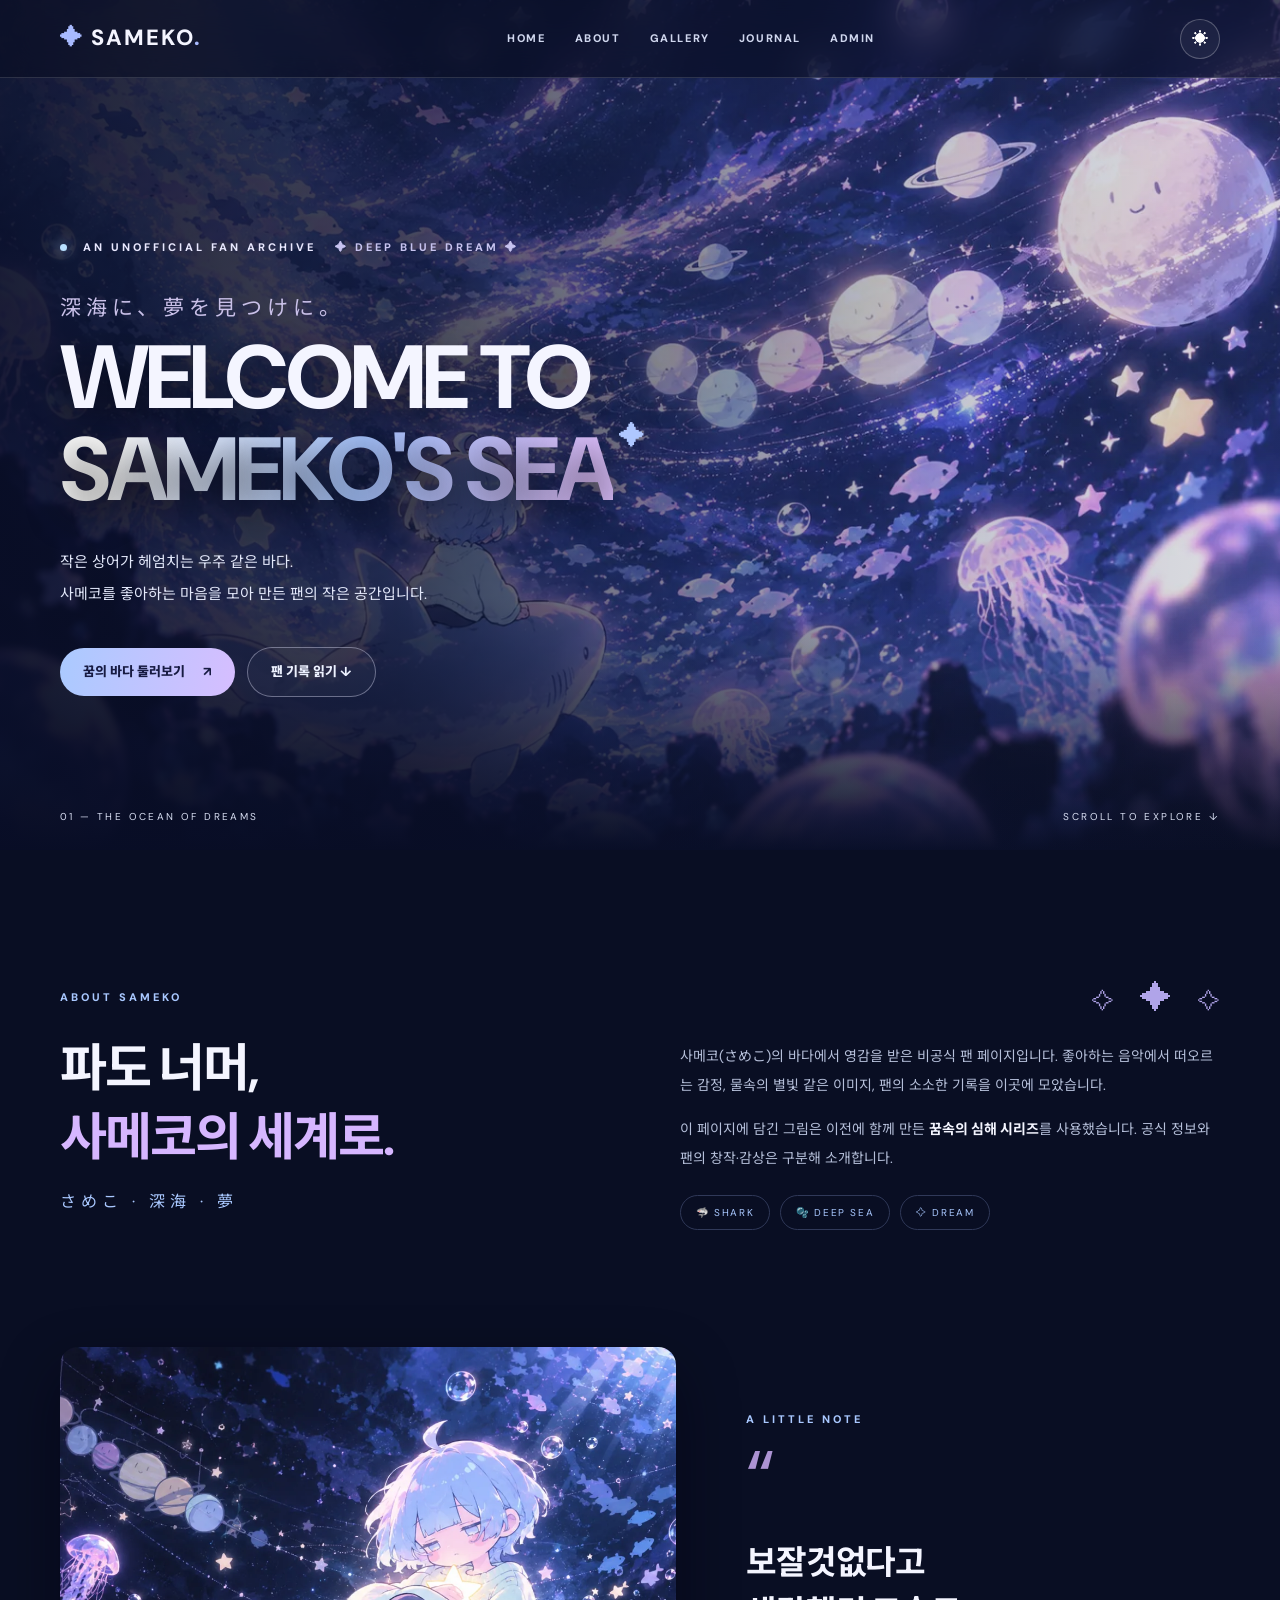
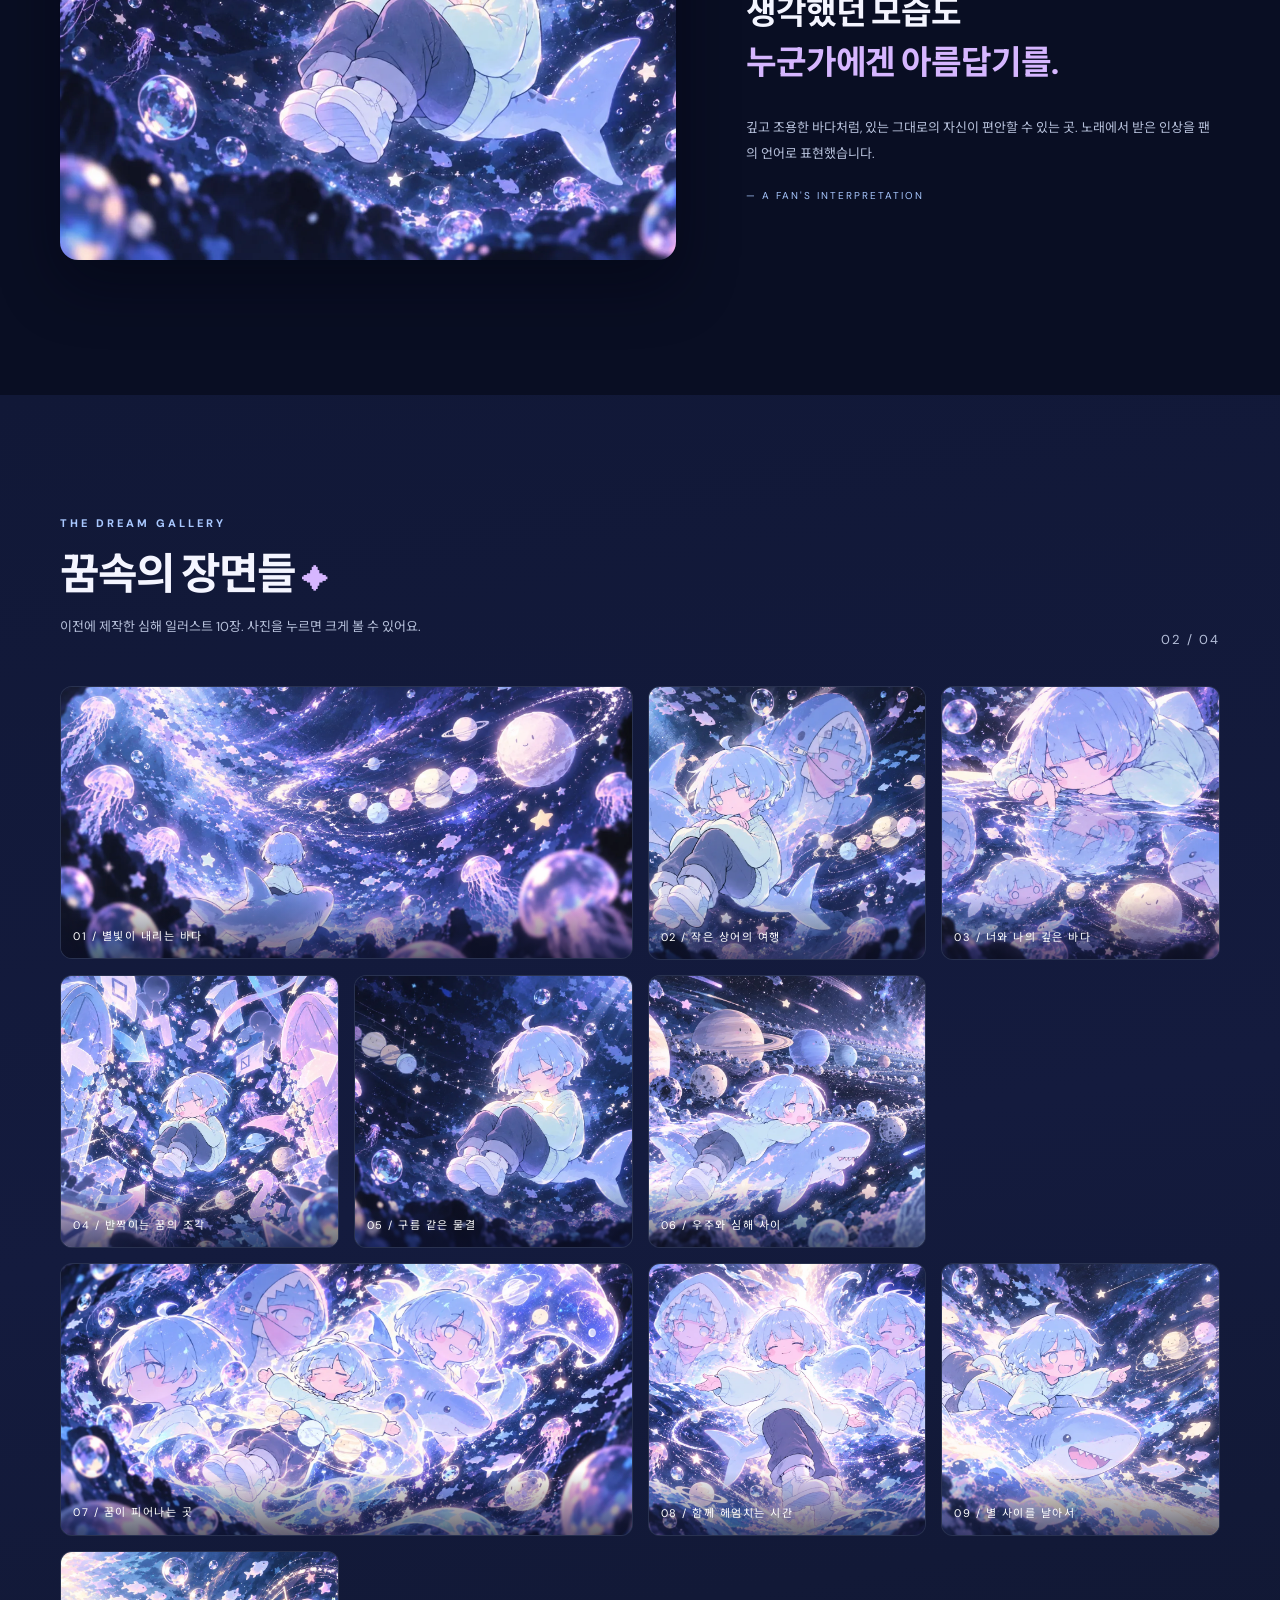
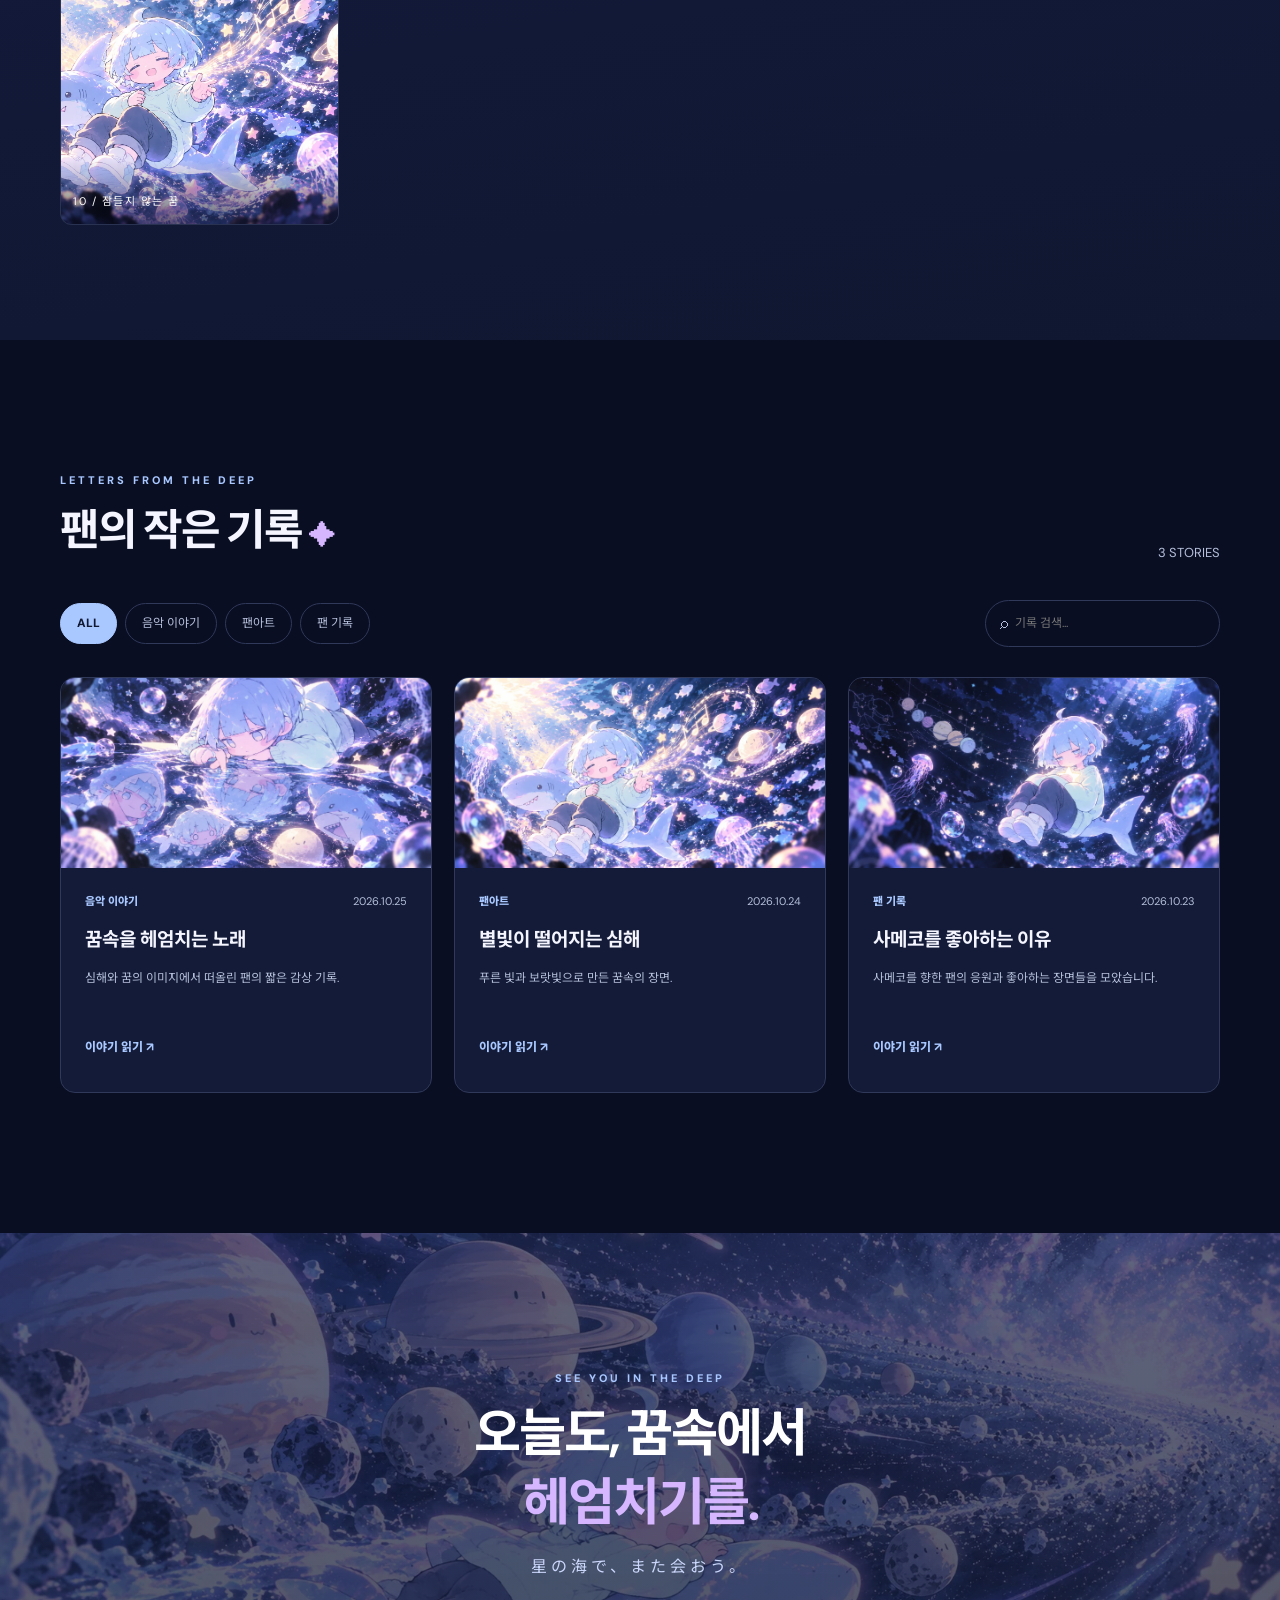
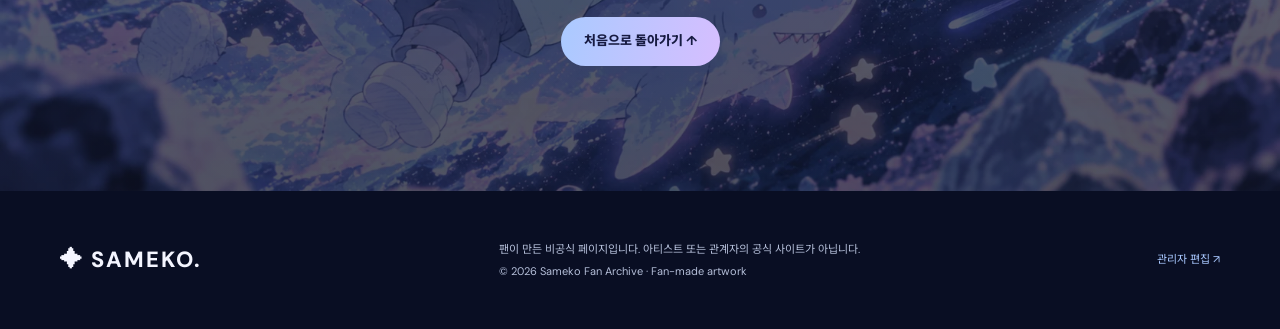
<file: index.html>
<!doctype html><html lang="ko"><head><meta charset="UTF-8"><meta name="viewport" content="width=device-width, initial-scale=1"><meta name="theme-color" content="#090e23"><meta name="description" content="사메코(さめこ)를 응원하는 비공식 팬 페이지. 음악 감상, 팬아트, 심해의 꿈을 담았습니다."><title>SAMEKO — 深海の夢 | 비공식 팬 페이지</title><link rel="stylesheet" href="style.css"><script src="script.js" defer></script></head><body>
<div class="ocean-glow" aria-hidden="true"></div><header class="site-header"><div class="container header-inner"><a class="logo" href="#home"><span class="logo-mark">✦</span> SAMEKO<span class="logo-dot">.</span></a><nav class="main-nav" aria-label="주 메뉴"><a href="#home">HOME</a><a href="#about">ABOUT</a><a href="#gallery">GALLERY</a><a href="#posts">JOURNAL</a><a href="admin.html">ADMIN</a></nav><button id="themeToggle" class="icon-btn" aria-label="테마 전환" type="button">☀</button></div></header>
<main id="home"><section class="hero"><div class="hero-background" role="img" aria-label="상어와 별이 떠다니는 꿈 같은 보랏빛 심해 일러스트"></div><div class="hero-shade"></div><div class="hero-content container"><div class="tiny-overline"><span class="live-dot"></span> AN UNOFFICIAL FAN ARCHIVE <span class="star-line">✦ DEEP BLUE DREAM ✦</span></div><p class="hero-jp">深海に、夢を見つけに。</p><h1>WELCOME TO<br><span>SAMEKO'S SEA</span><i>✦</i></h1><p class="hero-description">작은 상어가 헤엄치는 우주 같은 바다.<br>사메코를 좋아하는 마음을 모아 만든 팬의 작은 공간입니다.</p><div class="hero-actions"><a class="primary-btn" href="#gallery">꿈의 바다 둘러보기 <span>↗</span></a><a class="ghost-btn" href="#posts">팬 기록 읽기 ↓</a></div></div><div class="hero-bottom container"><span>01 — THE OCEAN OF DREAMS</span><span>SCROLL TO EXPLORE ↓</span></div></section>
<section id="about" class="intro-section container"><div class="intro-kicker"><span class="eyebrow">ABOUT SAMEKO</span><div class="orbit">✧ <span>✦</span> ✧</div></div><div class="intro-layout"><div><h2>파도 너머,<br><em>사메코의 세계로.</em></h2><p class="japanese-sub">さめこ · 深海 · 夢</p></div><div class="intro-text"><p>사메코(さめこ)의 바다에서 영감을 받은 비공식 팬 페이지입니다. 좋아하는 음악에서 떠오르는 감정, 물속의 별빛 같은 이미지, 팬의 소소한 기록을 이곳에 모았습니다.</p><p>이 페이지에 담긴 그림은 이전에 함께 만든 <strong>꿈속의 심해 시리즈</strong>를 사용했습니다. 공식 정보와 팬의 창작·감상은 구분해 소개합니다.</p><div class="tag-row"><span>🦈 SHARK</span><span>🫧 DEEP SEA</span><span>✧ DREAM</span></div></div></div></section>
<section class="feature-section container"><div class="feature-image"><img src="assets/dream-05.webp" alt="파란 머리 캐릭터가 작은 상어와 함께 꿈의 바다를 여행하는 장면" loading="lazy"></div><div class="feature-copy"><p class="eyebrow">A LITTLE NOTE</p><p class="quote-mark">“</p><h2>보잘것없다고<br>생각했던 모습도<br><em>누군가에겐 아름답기를.</em></h2><p>깊고 조용한 바다처럼, 있는 그대로의 자신이 편안할 수 있는 곳. 노래에서 받은 인상을 팬의 언어로 표현했습니다.</p><span>— A FAN'S INTERPRETATION</span></div></section>
<section id="gallery" class="gallery-section"><div class="container"><div class="section-heading"><div><p class="eyebrow">THE DREAM GALLERY</p><h2>꿈속의 장면들 <span>✦</span></h2><p class="section-desc">이전에 제작한 심해 일러스트 10장. 사진을 누르면 크게 볼 수 있어요.</p></div><span class="section-index">02 / 04</span></div><div class="gallery-grid" id="galleryGrid"></div></div></section>
<section id="posts" class="posts-section container"><div class="section-heading"><div><p class="eyebrow">LETTERS FROM THE DEEP</p><h2>팬의 작은 기록 <span>✦</span></h2></div><span class="result-count" id="resultCount" aria-live="polite"></span></div><div class="toolbar"><div class="filters" role="group" aria-label="글 카테고리"><button class="filter active" data-category="전체" aria-pressed="true">ALL</button><button class="filter" data-category="음악 이야기" aria-pressed="false">음악 이야기</button><button class="filter" data-category="팬아트" aria-pressed="false">팬아트</button><button class="filter" data-category="팬 기록" aria-pressed="false">팬 기록</button></div><label class="search-wrap"><span aria-hidden="true">⌕</span><span class="sr-only">글 검색</span><input id="searchInput" type="search" placeholder="기록 검색..." autocomplete="off"></label></div><div class="post-grid" id="postGrid"></div><p class="empty-state" id="emptyState" hidden>일치하는 팬 기록이 없습니다.</p></section>
<section class="closing"><div class="container closing-inner"><p class="eyebrow">SEE YOU IN THE DEEP</p><h2>오늘도, 꿈속에서<br><em>헤엄치기를.</em></h2><p>星の海で、また会おう。</p><a class="primary-btn" href="#home">처음으로 돌아가기 ↑</a></div></section></main>
<footer class="site-footer container"><a class="logo" href="#home">✦ SAMEKO.</a><p>팬이 만든 비공식 페이지입니다. 아티스트 또는 관계자의 공식 사이트가 아닙니다.<br>© <span id="year"></span> Sameko Fan Archive · Fan-made artwork</p><a href="admin.html">관리자 편집 ↗</a></footer>
<dialog id="postDialog" class="post-dialog" aria-labelledby="dialogTitle"><div class="dialog-head"><span id="dialogCategory" class="tag"></span><button id="closeDialog" class="icon-btn" type="button" aria-label="닫기">✕</button></div><article><h2 id="dialogTitle"></h2><p id="dialogDate" class="dialog-date"></p><img id="dialogImage" class="dialog-image" alt="" hidden><div id="dialogBody" class="dialog-body"></div></article></dialog>
<dialog id="galleryDialog" class="gallery-dialog" aria-label="갤러리 이미지 보기"><button id="closeGallery" type="button" aria-label="이미지 닫기">✕</button><img id="galleryLarge" alt=""><div class="gallery-view-info"><span id="galleryCaption"></span><div><button id="galleryPrev" aria-label="이전 이미지" type="button">←</button><span id="galleryCounter"></span><button id="galleryNext" aria-label="다음 이미지" type="button">→</button></div></div></dialog></body></html>
</file>
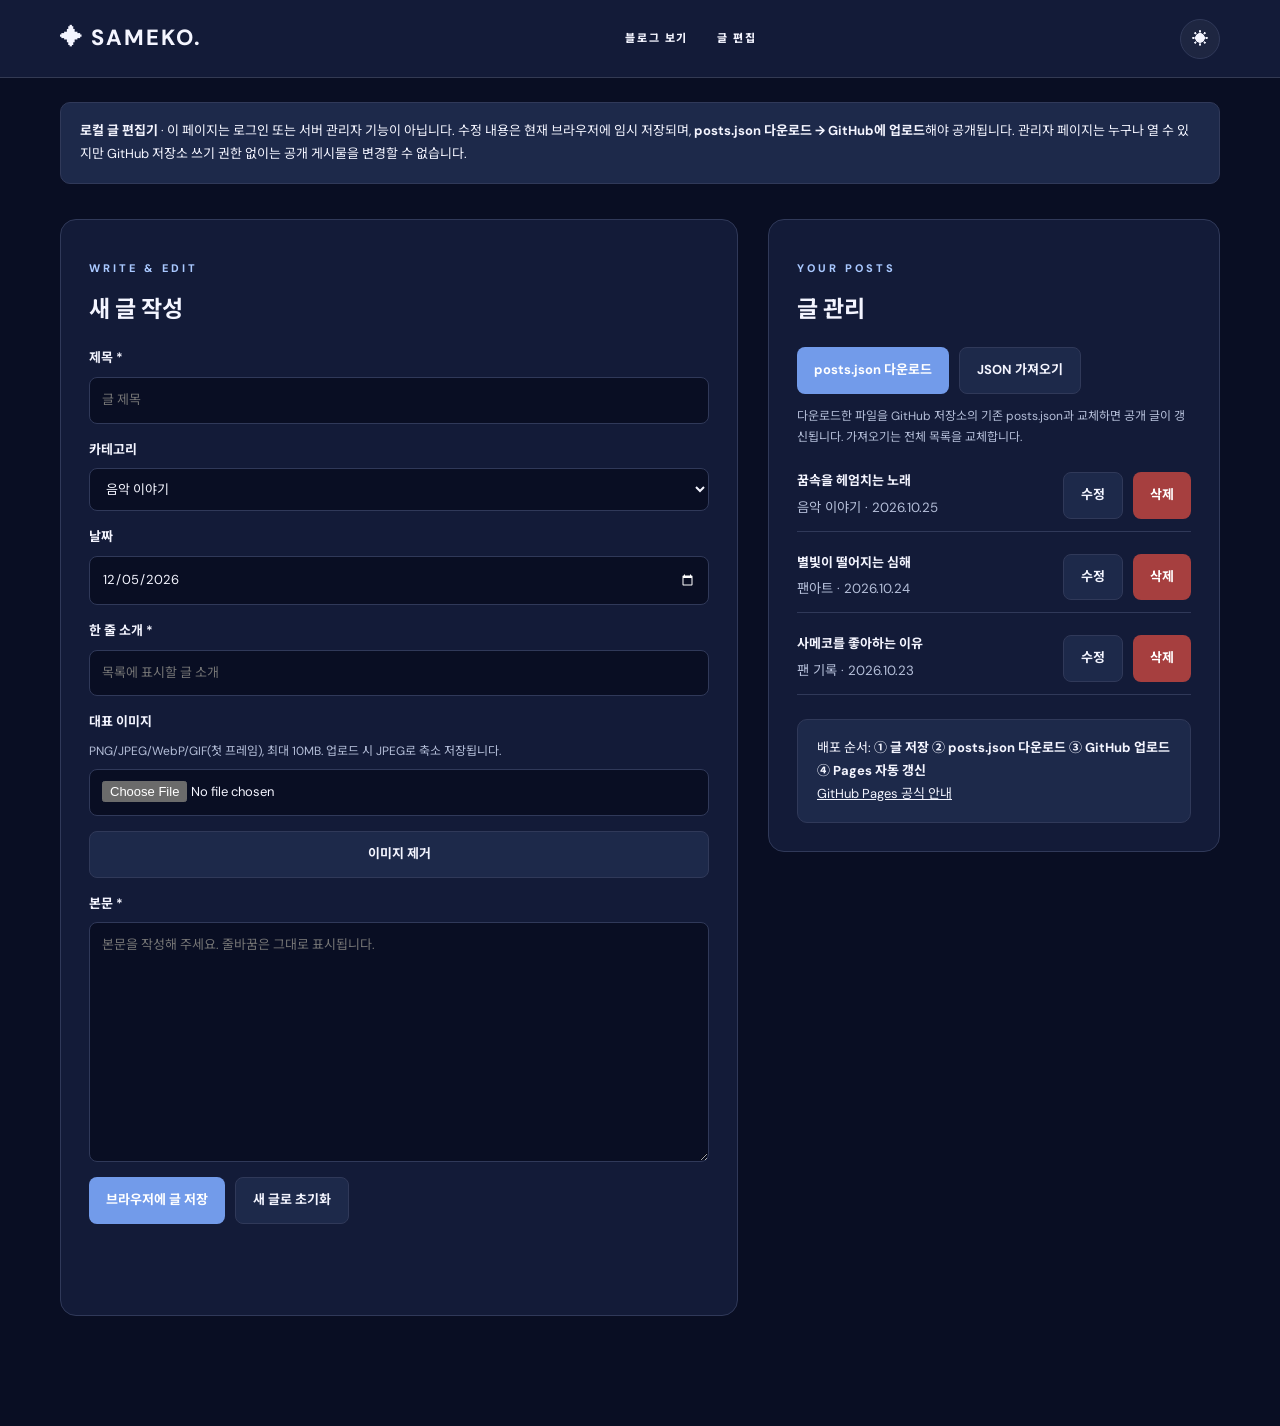
<file: admin.html>
<!doctype html>
<html lang="ko"><head><meta charset="UTF-8"><meta name="viewport" content="width=device-width, initial-scale=1"><title>글 작성 — SAMEKO FAN ARCHIVE</title><link rel="stylesheet" href="style.css"><script src="admin.js" defer></script></head>
<body class="admin-page"><header class="site-header"><div class="container header-inner"><a class="logo" href="index.html">✦ SAMEKO<span>.</span></a><nav class="main-nav" aria-label="주 메뉴"><a href="index.html">블로그 보기</a><a href="#editor">글 편집</a></nav><button id="themeToggle" class="icon-btn" type="button" aria-label="테마 변경">☾</button></div></header>
<main class="container"><div class="admin-notice"><strong>로컬 글 편집기</strong> · 이 페이지는 로그인 또는 서버 관리자 기능이 아닙니다. 수정 내용은 현재 브라우저에 임시 저장되며, <b>posts.json 다운로드 → GitHub에 업로드</b>해야 공개됩니다. 관리자 페이지는 누구나 열 수 있지만 GitHub 저장소 쓰기 권한 없이는 공개 게시물을 변경할 수 없습니다.</div>
<div class="admin-layout"><section class="admin-panel" id="editor"><p class="eyebrow">WRITE &amp; EDIT</p><h2 id="formHeading">새 글 작성</h2><form id="postForm" class="admin-form"><label class="field">제목 *<input id="title" required maxlength="150" placeholder="글 제목"></label><label class="field">카테고리<select id="category"><option>음악 이야기</option><option>팬아트</option><option>팬 기록</option></select></label><label class="field">날짜<input id="date" type="date" required></label><label class="field">한 줄 소개 *<input id="excerpt" required maxlength="250" placeholder="목록에 표시할 글 소개"></label><label class="field">대표 이미지 <span class="help">PNG/JPEG/WebP/GIF(첫 프레임), 최대 10MB. 업로드 시 JPEG로 축소 저장됩니다.</span><input id="imageFile" type="file" accept="image/png,image/jpeg,image/webp,image/gif"></label><img id="imagePreview" class="image-preview" alt="선택한 이미지 미리보기" hidden><button id="clearImage" class="action-btn secondary" type="button">이미지 제거</button><label class="field">본문 *<textarea id="body" required placeholder="본문을 작성해 주세요. 줄바꿈은 그대로 표시됩니다."></textarea></label><div class="admin-actions"><button class="action-btn" type="submit">브라우저에 글 저장</button><button class="action-btn secondary" type="button" id="newPost">새 글로 초기화</button></div><p id="status" class="status" role="status" aria-live="polite"></p></form></section>
<aside class="admin-panel"><p class="eyebrow">YOUR POSTS</p><h2>글 관리</h2><div class="admin-actions"><button class="action-btn" id="exportPosts" type="button">posts.json 다운로드</button><label class="action-btn secondary" for="importPosts" style="cursor:pointer">JSON 가져오기</label><input id="importPosts" type="file" accept="application/json,.json" hidden></div><p class="help">다운로드한 파일을 GitHub 저장소의 기존 posts.json과 교체하면 공개 글이 갱신됩니다. 가져오기는 전체 목록을 교체합니다.</p><div id="adminList" class="admin-list"></div><p class="admin-notice">배포 순서: <b>① 글 저장 ② posts.json 다운로드 ③ GitHub 업로드 ④ Pages 자동 갱신</b><br><a href="https://docs.github.com/en/pages/getting-started-with-github-pages/configuring-a-publishing-source-for-your-github-pages-site" target="_blank" rel="noopener noreferrer"><u>GitHub Pages 공식 안내</u></a></p></aside></div></main></body></html>
</file>
<file: style.css>
@import url('https://fonts.googleapis.com/css2?family=DM+Sans:wght@400;500;600;700;800&family=Noto+Sans+KR:wght@400;500;600;700;800&display=swap');
:root{--bg:#090e23;--panel:#131b38;--panel-2:#192347;--text:#f4f5ff;--muted:#b5bfd9;--accent:#a9c8ff;--accent-dark:#729bea;--line:#303959;--soft:#1d294a;--highlight:#d6b6ff;--shadow:0 24px 60px #03051075;color-scheme:dark}html[data-theme=light]{--bg:#f5f6ff;--panel:#fff;--panel-2:#e6eafd;--text:#222747;--muted:#687394;--accent:#5278c9;--accent-dark:#476cc4;--line:#d6dcf0;--soft:#edf1ff;--highlight:#8055c6;--shadow:0 15px 45px #8796bd39;color-scheme:light}*{box-sizing:border-box}html{scroll-behavior:smooth}body{margin:0;background:var(--bg);color:var(--text);font-family:'DM Sans','Noto Sans KR',sans-serif;line-height:1.75}button,input,textarea,select{font:inherit}button{cursor:pointer}a{color:inherit;text-decoration:none}img{max-width:100%}.container{width:min(1160px,calc(100% - 48px));margin:auto}.ocean-glow{pointer-events:none;position:fixed;inset:0;background:radial-gradient(ellipse 55% 36% at 85% 35%,#646fdb0d,transparent 85%);z-index:-1}.site-header{height:78px;position:absolute;top:0;left:0;width:100%;z-index:20;border-bottom:1px solid #ffffff23;background:#080d23a3;backdrop-filter:blur(18px)}.header-inner{display:flex;align-items:center;justify-content:space-between;height:100%;gap:24px}.logo{font-size:22px;font-weight:800;letter-spacing:2px;white-space:nowrap}.logo-mark,.logo-dot{color:#a8baff}.main-nav{display:flex;align-items:center;gap:29px}.main-nav a{font-size:11px;font-weight:800;letter-spacing:1.6px;color:#d0d7ee;transition:color .2s}.main-nav a:hover{color:white}.icon-btn{border:1px solid #ffffff40;border-radius:50%;width:40px;height:40px;background:#ffffff0c;color:#fff}.hero{min-height:740px;height:min(850px,96svh);position:relative;display:flex;align-items:center;overflow:hidden;background:#0d1433}.hero-background,.hero-shade{position:absolute;inset:0}.hero-background{background:url('assets/dream-01.webp') center/cover no-repeat;transform:scale(1.05)}.hero-shade{background:linear-gradient(90deg,#080d26ec 0%,#080d26c3 31%,#0c153e40 72%,#0e133221),linear-gradient(0deg,#090e23 0%,transparent 30%)}.hero-content{z-index:1;position:relative;padding-top:85px}.tiny-overline,.eyebrow{font-size:11px;color:var(--accent);font-weight:800;letter-spacing:3px}.tiny-overline{color:#e9e8ff}.live-dot{display:inline-block;width:7px;height:7px;background:#b9e0ff;border-radius:50%;box-shadow:0 0 14px #b7d8ff;margin-right:10px}.star-line{margin-left:13px;color:#c7c3ef}.hero-jp{font-size:21px;letter-spacing:5px;color:#c9c0e8;margin:33px 0 5px}.hero h1{font-size:clamp(54px,7vw,100px);line-height:1.03;letter-spacing:-4px;max-width:1000px;margin:0;font-weight:800;text-shadow:0 12px 35px #0008}.hero h1 span{background:linear-gradient(100deg,#fff 10%,#a7c5ff 54%,#dec1ff 94%);background-clip:text;color:transparent}.hero h1 i{font-size:25px;color:#afc7ff;vertical-align:top;font-style:normal;margin-left:6px}.hero-description{color:#e3e8fa;line-height:2.15;font-size:15px;margin:30px 0 36px}.hero-actions{display:flex;gap:12px;flex-wrap:wrap;align-items:center}.primary-btn,.ghost-btn{display:inline-flex;align-items:center;gap:18px;border-radius:100px;padding:13px 23px;font-size:13px;font-weight:800}.primary-btn{background:linear-gradient(100deg,#aacaff,#d6beff);color:#171b42}.ghost-btn{border:1px solid #c3c5e078;color:#edf2ff;background:#ffffff08}.hero-bottom{position:absolute;bottom:25px;left:0;right:0;display:flex;justify-content:space-between;z-index:2;font-size:10px;letter-spacing:2.4px;color:#d8def2}.intro-section{padding:120px 0 115px}.intro-kicker{display:flex;justify-content:space-between;align-items:center}.orbit{color:#b0a4e9;font-size:22px}.orbit span{padding:0 20px;font-size:32px}.intro-layout{display:grid;grid-template-columns:1fr 1fr;gap:80px;align-items:center}.intro-layout h2,.section-heading h2,.closing h2{font-size:clamp(32px,4vw,56px);line-height:1.35;letter-spacing:-2px;margin:8px 0 16px}.intro-layout h2 em,.closing h2 em,.feature-copy h2 em{font-style:normal;color:var(--highlight)}.japanese-sub{color:var(--accent);letter-spacing:5px}.intro-text{color:var(--muted);font-size:14px;line-height:2.1}.intro-text strong{color:var(--text)}.tag-row{display:flex;gap:10px;flex-wrap:wrap;margin-top:22px}.tag-row span{border:1px solid var(--line);border-radius:30px;padding:6px 15px;color:var(--accent);font-size:10px;letter-spacing:1.6px}.feature-section{display:grid;grid-template-columns:1.13fr .87fr;gap:70px;align-items:center;padding-bottom:135px}.feature-image{overflow:hidden;border-radius:18px;box-shadow:var(--shadow)}.feature-image img{width:100%;display:block;aspect-ratio:1.2;object-fit:cover}.feature-copy{position:relative}.quote-mark{font-size:80px;line-height:1;color:var(--highlight);opacity:.8;margin:5px 0 -10px}.feature-copy h2{font-size:clamp(26px,2.6vw,39px);line-height:1.5;letter-spacing:-1.1px}.feature-copy>p:not(.eyebrow):not(.quote-mark){font-size:13px;line-height:2;color:var(--muted)}.feature-copy>span{font-size:10px;color:var(--accent);letter-spacing:2px}.gallery-section{padding:108px 0 115px;background:linear-gradient(170deg,#111837,#141b3e 50%,#101730)}html[data-theme=light] .gallery-section{background:linear-gradient(170deg,#e6eaff,#eef1ff)}.section-heading{display:flex;justify-content:space-between;align-items:end;gap:20px;margin-bottom:35px}.section-heading h2{margin:6px 0;font-size:clamp(29px,3.5vw,43px)}.section-heading h2 span{color:var(--highlight);font-size:26px}.section-desc,.section-index,.result-count{color:var(--muted);font-size:13px}.section-index{letter-spacing:2px;white-space:nowrap}.gallery-grid{display:grid;grid-template-columns:repeat(4,minmax(0,1fr));gap:15px}.gallery-item{background:var(--panel);border:1px solid #b9c6ec21;border-radius:12px;overflow:hidden;position:relative;padding:0;aspect-ratio:1.02;transition:transform .25s,box-shadow .25s}.gallery-item:first-child,.gallery-item:nth-child(7){grid-column:span 2;aspect-ratio:2.1}.gallery-item:hover{transform:translateY(-4px);box-shadow:var(--shadow)}.gallery-item img{width:100%;height:100%;display:block;object-fit:cover}.gallery-item span{position:absolute;bottom:0;left:0;right:0;padding:32px 12px 12px;text-align:left;color:white;font-size:11px;letter-spacing:1.5px;background:linear-gradient(transparent,#090c25a1)}.posts-section{padding:120px 0 140px}.toolbar{display:flex;justify-content:space-between;gap:20px;align-items:center;margin:30px 0}.filters{display:flex;gap:8px;flex-wrap:wrap}.filter{border:1px solid var(--line);background:transparent;color:var(--muted);padding:9px 16px;border-radius:30px;font-size:12px}.filter.active{background:var(--accent);color:#101832;border-color:var(--accent);font-weight:800}.search-wrap{border:1px solid var(--line);border-radius:30px;padding:4px 14px;display:flex;align-items:center;gap:7px;color:var(--muted)}.search-wrap input{border:0;background:transparent;color:var(--text);outline:0;width:190px;font-size:12px;padding:8px 0}.post-grid{display:grid;grid-template-columns:repeat(3,minmax(0,1fr));gap:22px}.post-card{overflow:hidden;background:var(--panel);border:1px solid var(--line);border-radius:15px}.post-cover{height:190px;background:var(--soft);display:grid;place-items:center;font-size:53px;overflow:hidden}.cover-image{width:100%;height:100%;object-fit:cover;display:block}.post-content{padding:24px}.post-meta{display:flex;justify-content:space-between;gap:10px;align-items:center;font-size:11px;color:var(--muted)}.tag{color:var(--accent);font-weight:800;font-size:11px}.post-content h3{font-size:19px;line-height:1.5;margin:15px 0 7px}.post-content p{font-size:12px;line-height:1.9;color:var(--muted);min-height:48px}.read-btn{color:var(--accent);background:none;border:0;padding:10px 0;font-weight:800;font-size:12px}.empty-state{color:var(--muted);padding:40px}.closing{padding:125px 0;text-align:center;background:linear-gradient(#121b40ac,#090e23b5),url('assets/dream-06.webp') center/cover}.closing-inner>p:not(.eyebrow){letter-spacing:4px;color:#ccd7fc}.closing h2{color:#fff}.closing .primary-btn{margin-top:20px}.site-footer{padding:36px 0;display:flex;align-items:center;justify-content:space-between;gap:25px}.site-footer p{font-size:11px;line-height:2;color:var(--muted)}.site-footer>a:last-child{font-size:11px;color:var(--accent)}.post-dialog,.gallery-dialog{background:var(--panel);color:var(--text);border:1px solid var(--line);box-shadow:var(--shadow);border-radius:18px;max-width:min(700px,calc(100vw - 32px));max-height:86vh;padding:25px 30px 35px}.post-dialog::backdrop,.gallery-dialog::backdrop{background:#030716da;backdrop-filter:blur(6px)}.dialog-head{display:flex;justify-content:space-between;align-items:center}.dialog-head .icon-btn{color:var(--text);border-color:var(--line)}.post-dialog h2{font-size:30px;line-height:1.4}.dialog-date{font-size:12px;color:var(--muted)}.dialog-image{width:100%;max-height:400px;object-fit:cover;border-radius:9px}.dialog-image[hidden]{display:none}.dialog-body{white-space:pre-wrap;line-height:2.2;color:var(--muted);padding-top:18px}.gallery-dialog{padding:10px;max-width:min(1100px,calc(100vw - 22px));width:1100px}.gallery-dialog>img{display:block;max-height:70vh;width:100%;object-fit:contain}.gallery-dialog>#closeGallery{position:absolute;right:15px;top:15px;color:#fff;background:#090d22ab;border:1px solid #ffffff66;border-radius:50%;width:38px;height:38px}.gallery-view-info{padding:9px 12px;display:flex;justify-content:space-between;align-items:center;font-size:12px;color:var(--muted)}.gallery-view-info button{background:none;border:1px solid var(--line);color:var(--text);padding:5px 12px;border-radius:20px;margin:0 8px}.sr-only{position:absolute;width:1px;height:1px;overflow:hidden;clip:rect(0,0,0,0)}[hidden]{display:none!important}
/* local editor */.admin-page .site-header{position:relative;background:var(--panel)}.admin-page .main-nav a{color:var(--text)}.admin-page .icon-btn{color:var(--text);border-color:var(--line)}.admin-layout{padding:35px 0 110px;display:grid;grid-template-columns:minmax(0,1.2fr) minmax(290px,.8fr);gap:30px;align-items:start}.admin-panel{background:var(--panel);border:1px solid var(--line);border-radius:16px;padding:28px}.admin-panel h2{margin:0 0 18px;font-size:23px}.admin-notice{background:var(--soft);border:1px solid var(--line);border-radius:10px;padding:17px 19px;font-size:13px;color:var(--text);margin:24px 0 0}.admin-form{display:grid;gap:15px}.field{display:grid;gap:7px;font-size:13px;font-weight:700}.field input,.field select,.field textarea{width:100%;border:1px solid var(--line);background:var(--bg);color:var(--text);border-radius:8px;padding:11px 12px;font:inherit;font-weight:400}.field textarea{min-height:240px;resize:vertical}.admin-actions{display:flex;flex-wrap:wrap;gap:10px}.action-btn{border:none;border-radius:8px;padding:11px 17px;background:var(--accent-dark);color:#fff;font-size:13px;font-weight:700}.action-btn.secondary{background:var(--soft);color:var(--text);border:1px solid var(--line)}.action-btn.danger{background:#a63f3f;color:#fff}.admin-list{display:grid;gap:10px;max-height:650px;overflow:auto}.admin-post-item{display:flex;align-items:center;justify-content:space-between;gap:12px;border-bottom:1px solid var(--line);padding:10px 0}.admin-post-item strong{display:block;font-size:13px}.admin-post-item small{color:var(--muted)}.admin-post-item button{flex-shrink:0}.image-preview{max-width:100%;max-height:260px;object-fit:cover;border-radius:8px;display:block;margin-top:10px}.image-preview[hidden]{display:none}.help{font-size:12px;color:var(--muted);font-weight:400}.status{font-size:13px;min-height:22px;color:var(--accent)}
@media(max-width:900px){.hero{min-height:650px}.feature-section{gap:25px}.gallery-grid{grid-template-columns:repeat(3,minmax(0,1fr))}.gallery-item:first-child,.gallery-item:nth-child(7){grid-column:span 1;aspect-ratio:1.02}.post-grid{grid-template-columns:repeat(2,minmax(0,1fr))}.admin-layout{grid-template-columns:1fr}.main-nav{gap:17px}}
@media(max-width:620px){.container{width:calc(100% - 32px)}.site-header{height:65px}.logo{font-size:17px}.header-inner{gap:8px}.main-nav{gap:10px;overflow:auto;max-width:65%;scrollbar-width:none}.main-nav a{font-size:9px;letter-spacing:0}.icon-btn{width:30px;height:30px;flex-shrink:0}.hero{min-height:650px;height:85svh}.hero-background{background-position:61% center}.hero-shade{background:linear-gradient(90deg,#080d26d9,#080d2670),linear-gradient(0deg,#090e23,transparent 50%)}.tiny-overline{font-size:8px;letter-spacing:1.4px}.star-line{display:none}.hero-jp{font-size:15px;letter-spacing:2px}.hero h1{font-size:clamp(44px,12vw,72px);letter-spacing:-3px}.hero-description{font-size:12px}.hero-bottom{font-size:8px}.intro-section{padding:75px 0}.intro-layout{grid-template-columns:1fr;gap:12px}.feature-section{grid-template-columns:1fr;padding-bottom:75px;gap:30px}.gallery-section,.posts-section{padding:75px 0}.gallery-grid{grid-template-columns:repeat(2,minmax(0,1fr));gap:9px}.gallery-item{aspect-ratio:1.05}.gallery-item:first-child,.gallery-item:nth-child(7){grid-column:span 2;aspect-ratio:2.1}.section-heading{align-items:start}.section-index{display:none}.toolbar{flex-direction:column;align-items:stretch}.search-wrap input{width:100%}.post-grid{grid-template-columns:1fr}.closing{padding:85px 0}.site-footer{flex-direction:column;align-items:start}.admin-panel{padding:18px}.post-dialog{padding:18px}}
@media(prefers-reduced-motion:reduce){html{scroll-behavior:auto}*,*:before,*:after{transition:none!important}}
</file>
